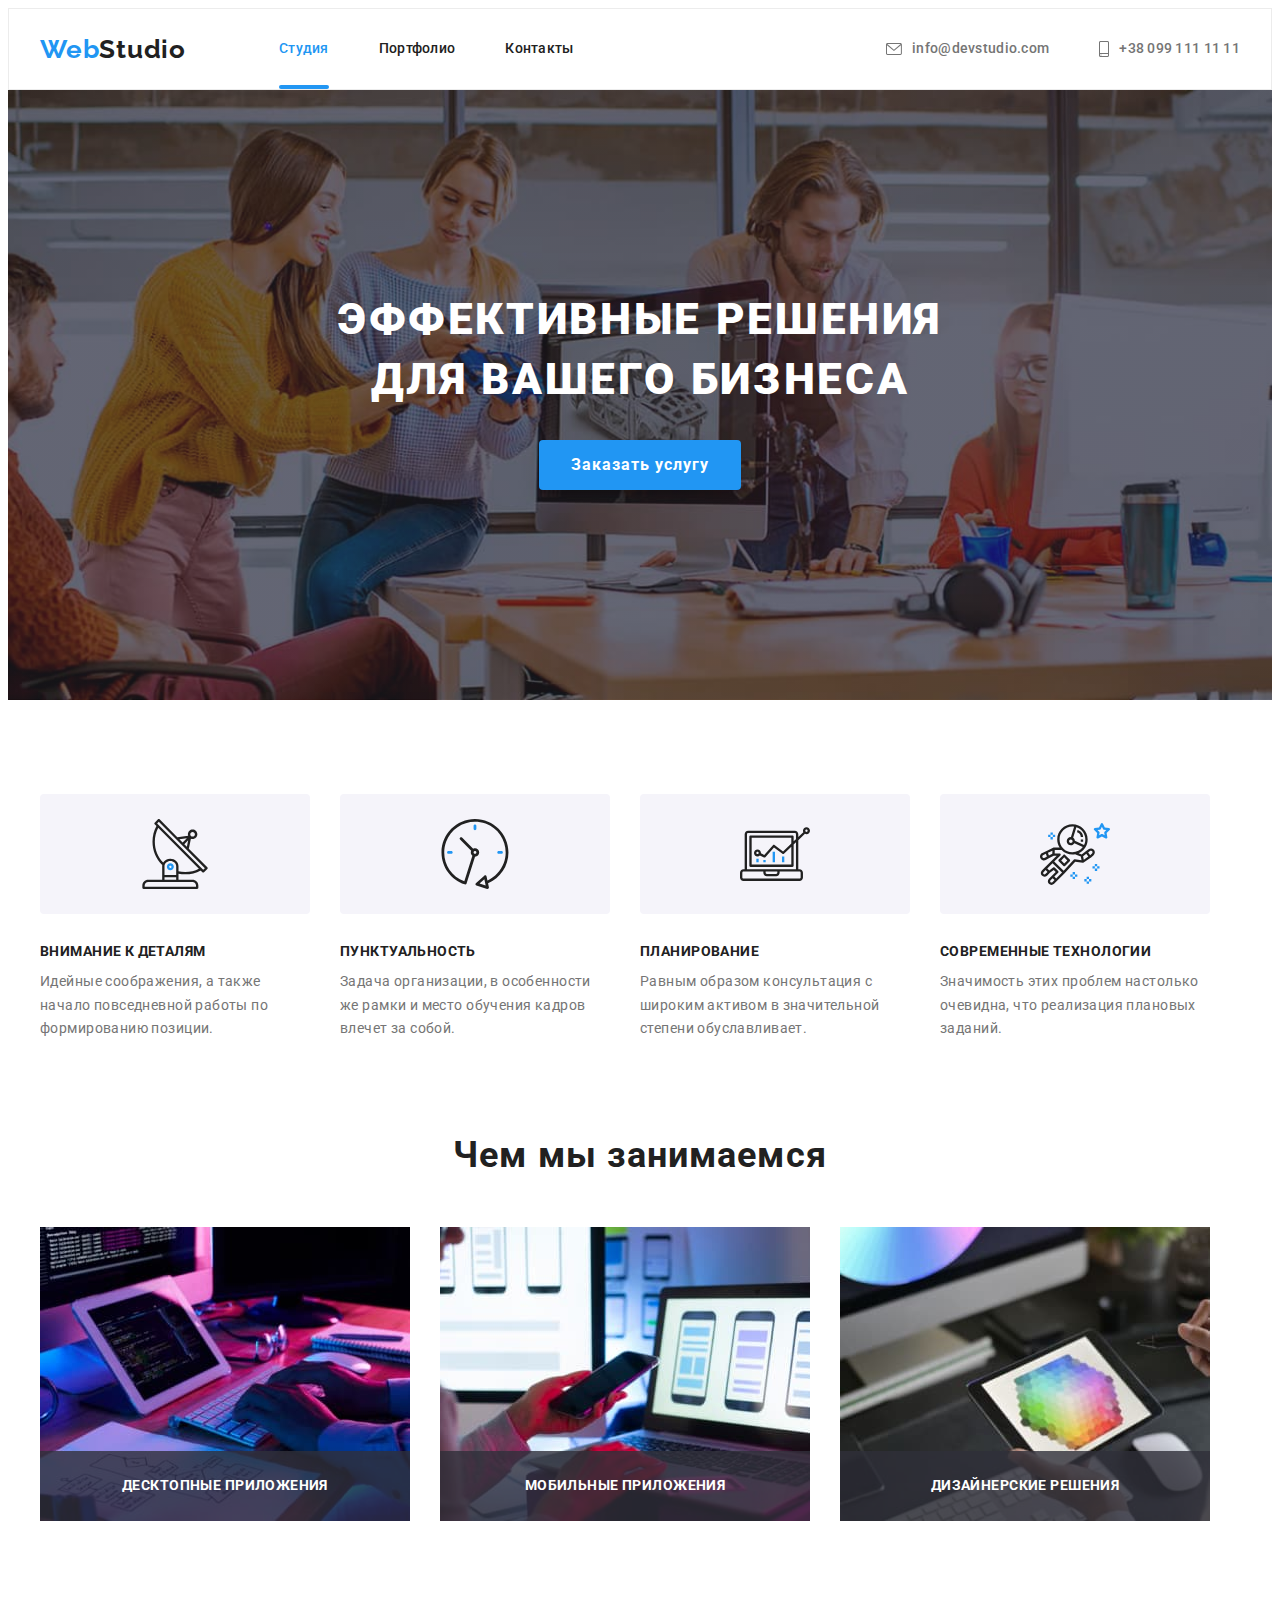
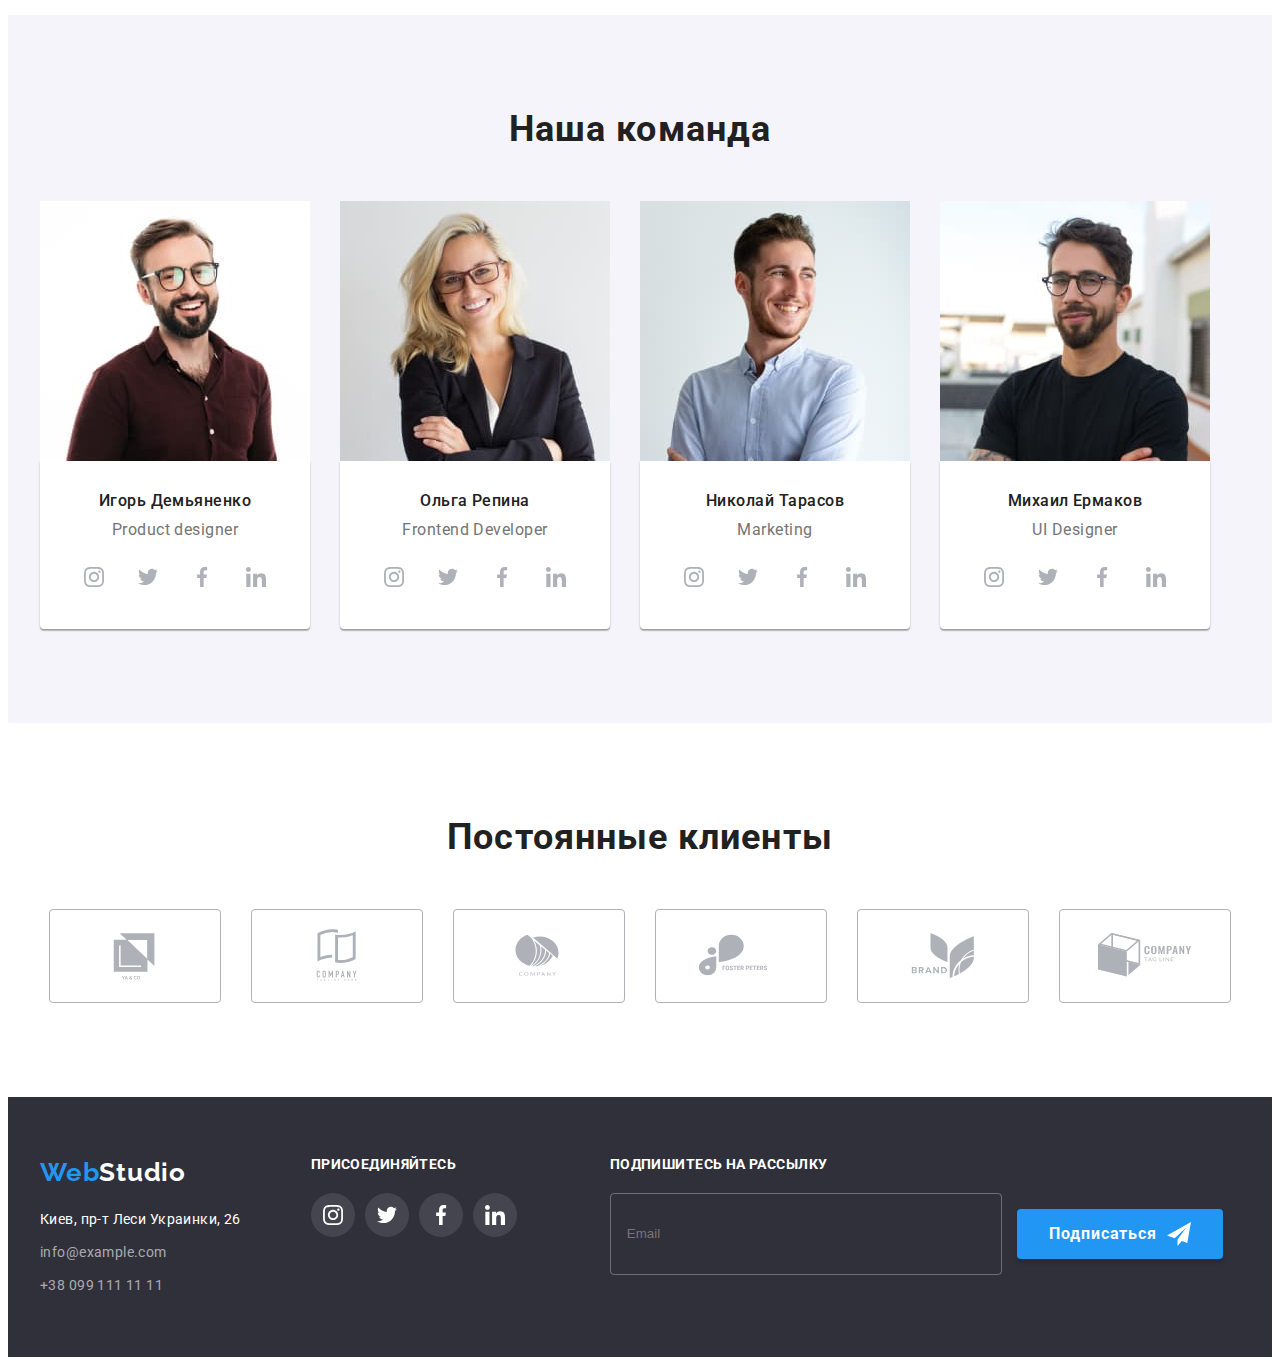
<file: index.html>
<!DOCTYPE html>
<html lang="ru">
  <head>
    <meta charset="UTF-8" />
    <meta http-equiv="X-UA-Compatible" content="IE=edge" />
    <meta name="viewport" content="width=device-width, initial-scale=1.0" />
    <title>WebStudio</title>
    <link rel="preconnect" href="https://fonts.googleapis.com" />
    <link rel="preconnect" href="https://fonts.gstatic.com" crossorigin />
    <link
      href="https://fonts.googleapis.com/css2?family=Raleway:wght@700&family=Roboto:wght@400;500;700;900&display=swap"
      rel="stylesheet"
    />
    <link
      rel="stylesheet"
      href="https://cdnjs.cloudflare.com/ajax/libs/modern-normalize/1.1.0/modern-normalize.min.css"
      integrity="sha512-wpPYUAdjBVSE4KJnH1VR1HeZfpl1ub8YT/NKx4PuQ5NmX2tKuGu6U/JRp5y+Y8XG2tV+wKQpNHVUX03MfMFn9Q=="
      crossorigin="anonymous"
      referrerpolicy="no-referrer"
    />
    <link rel="stylesheet" href="./css/main.min.css" />
  </head>
  <body>
    <!-- Хедер -->
    <header class="header">
      <div class="container header__container">
        <a class="logo header__logo" href="./index.html"
          ><span class="logo__text">Web</span>Studio</a
        >
        <nav class="header__nav">
          <ul class="list header-list">
            <li class="header-list__item">
              <a
                class="header-list__link header-list__link--active"
                href="./index.html"
                >Студия</a
              >
            </li>
            <li class="header-list__item">
              <a class="header-list__link" href="./portfolio.html">Портфолио</a>
            </li>
            <li class="header-list__item">
              <a class="header-list__link" href="">Контакты</a>
            </li>
          </ul>
        </nav>
        <ul class="contacts">
          <li class="contacts__item">
            <a class="contacts__link" href="mailto:info@devstudio.com">
              <svg class="contacts__icon" width="16px" height="12px">
                <use href="./images/icons.svg#icon-mail"></use>
              </svg>
              info@devstudio.com
            </a>
          </li>
          <li class="contacts__item">
            <a class="contacts__link" href="tel:+380991111111">
              <svg class="contacts__icon" width="10px" height="16px">
                <use href="./images/icons.svg#icon-phone"></use>
              </svg>
              +38 099 111 11 11
            </a>
          </li>
        </ul>
      </div>
    </header>
    <main>
      <!-- Hero -->
      <section class="hero">
        <div class="container">
          <h1 class="hero__title">Эффективные решения для вашего бизнеса</h1>
          <button data-modal-open class="btn hero__btn" type="button">
            Заказать услугу
          </button>
        </div>
      </section>
      <!-- Наши преимущества -->
      <section class="benefits">
        <div class="container">
          <h2 class="visually-hidden">Наши преимущества</h2>
          <ul class="benefits-list">
            <li class="benefits-list__item">
              <div class="benefits-icon__wrap">
                <svg class="benefits-icon">
                  <use href="./images/icons.svg#antenna"></use>
                </svg>
              </div>
              <h3 class="benefits-list__title">Внимание к деталям</h3>
              <p class="benefits-list__text">
                Идейные соображения, а также начало повседневной работы по
                формированию позиции.
              </p>
            </li>
            <li class="benefits-list__item">
              <div class="benefits-icon__wrap">
                <svg class="benefits-icon">
                  <use href="./images/icons.svg#clock"></use>
                </svg>
              </div>
              <h3 class="benefits-list__title">Пунктуальность</h3>
              <p class="benefits-list__text">
                Задача организации, в особенности же рамки и место обучения
                кадров влечет за собой.
              </p>
            </li>
            <li class="benefits-list__item">
              <div class="benefits-icon__wrap">
                <svg class="benefits-icon">
                  <use href="./images/icons.svg#diagram"></use>
                </svg>
              </div>
              <h3 class="benefits-list__title">Планирование</h3>
              <p class="benefits-list__text">
                Равным образом консультация с широким активом в значительной
                степени обуславливает.
              </p>
            </li>
            <li class="benefits-list__item">
              <div class="benefits-icon__wrap">
                <svg class="benefits-icon">
                  <use href="./images/icons.svg#astronaut"></use>
                </svg>
              </div>
              <h3 class="benefits-list__title">Современные технологии</h3>
              <p class="benefits-list__text">
                Значимость этих проблем настолько очевидна, что реализация
                плановых заданий.
              </p>
            </li>
          </ul>
        </div>
      </section>
      <!-- Чем мы занимаемся -->
      <section class="cases">
        <div class="container">
          <h2 class="cases__title">Чем мы занимаемся</h2>
          <ul class="cases-list">
            <li class="cases-list__item">
              <img src="./images/code.jpg" alt="Написание кода" width="370" />
              <h3 class="cases-list__title">Десктопные приложения</h3>
            </li>
            <li class="cases-list__item">
              <img
                src="./images/app.jpg"
                alt="Поддержка мобильных приложений"
                width="370"
              />
              <h3 class="cases-list__title">Мобильные приложения</h3>
            </li>
            <li class="cases-list__item">
              <img src="./images/tablet.jpg" alt="Дизайн" width="370" />
              <h3 class="cases-list__title">Дизайнерские решения</h3>
            </li>
          </ul>
        </div>
      </section>
      <!-- Команда -->
      <section class="team">
        <div class="container">
          <h2 class="team__title">Наша команда</h2>
          <ul class="card-set">
            <li class="card-set__item">
              <img
                src="./images/ihor.jpg"
                alt="фото Игорь Демьяненко"
                width="270"
              />
              <div class="card-set__wrap">
                <h3 class="card-set__name">Игорь Демьяненко</h3>
                <p class="card-set__text">Product designer</p>
                <ul class="socials">
                  <li class="socials__item">
                    <a class="socials__link" href="">
                      <svg class="socials__icon">
                        <use href="./images/icons.svg#instagram"></use>
                      </svg>
                    </a>
                  </li>
                  <li class="socials__item">
                    <a class="socials__link" href="">
                      <svg class="socials__icon">
                        <use href="./images/icons.svg#twitter"></use>
                      </svg>
                    </a>
                  </li>
                  <li class="socials__item">
                    <a class="socials__link" href="">
                      <svg class="socials__icon">
                        <use href="./images/icons.svg#facebook"></use>
                      </svg>
                    </a>
                  </li>
                  <li class="socials__item">
                    <a class="socials__link" href="">
                      <svg class="socials__icon">
                        <use href="./images/icons.svg#linkedin"></use>
                      </svg>
                    </a>
                  </li>
                </ul>
              </div>
            </li>

            <li class="card-set__item">
              <img
                src="./images/olha.jpg"
                alt="фото Ольга Репина"
                width="270"
              />
              <div class="card-set__wrap">
                <h3 class="card-set__name">Ольга Репина</h3>
                <p class="card-set__text">Frontend Developer</p>
                <ul class="socials">
                  <li class="socials__item">
                    <a class="socials__link" href="">
                      <svg class="socials__icon">
                        <use href="./images/icons.svg#instagram"></use>
                      </svg>
                    </a>
                  </li>
                  <li class="socials__item">
                    <a class="socials__link" href="">
                      <svg class="socials__icon">
                        <use href="./images/icons.svg#twitter"></use>
                      </svg>
                    </a>
                  </li>
                  <li class="socials__item">
                    <a class="socials__link" href="">
                      <svg class="socials__icon">
                        <use href="./images/icons.svg#facebook"></use>
                      </svg>
                    </a>
                  </li>
                  <li class="socials__item">
                    <a class="socials__link" href="">
                      <svg class="socials__icon">
                        <use href="./images/icons.svg#linkedin"></use>
                      </svg>
                    </a>
                  </li>
                </ul>
              </div>
            </li>
            <li class="card-set__item">
              <img
                src="./images/mykola.jpg"
                alt="фото Николай Тарасов"
                width="270"
              />
              <div class="card-set__wrap">
                <h3 class="card-set__name">Николай Тарасов</h3>
                <p class="card-set__text">Marketing</p>
                <ul class="socials">
                  <li class="socials__item">
                    <a class="socials__link" href="">
                      <svg class="socials__icon">
                        <use href="./images/icons.svg#instagram"></use>
                      </svg>
                    </a>
                  </li>
                  <li class="socials__item">
                    <a class="socials__link" href="">
                      <svg class="socials__icon">
                        <use href="./images/icons.svg#twitter"></use>
                      </svg>
                    </a>
                  </li>
                  <li class="socials__item">
                    <a class="socials__link" href="">
                      <svg class="socials__icon">
                        <use href="./images/icons.svg#facebook"></use>
                      </svg>
                    </a>
                  </li>
                  <li class="socials__item">
                    <a class="socials__link" href="">
                      <svg class="socials__icon">
                        <use href="./images/icons.svg#linkedin"></use>
                      </svg>
                    </a>
                  </li>
                </ul>
              </div>
            </li>
            <li class="card-set__item">
              <img
                src="./images/mykhailo.jpg"
                alt="фото Михаила Ермакова"
                width="270"
              />
              <div class="card-set__wrap">
                <h3 class="card-set__name">Михаил Ермаков</h3>
                <p class="card-set__text">UI Designer</p>
                <ul class="socials">
                  <li class="socials__item">
                    <a class="socials__link" href="">
                      <svg class="socials__icon">
                        <use href="./images/icons.svg#instagram"></use>
                      </svg>
                    </a>
                  </li>
                  <li class="socials__item">
                    <a class="socials__link" href="">
                      <svg class="socials__icon">
                        <use href="./images/icons.svg#twitter"></use>
                      </svg>
                    </a>
                  </li>
                  <li class="socials__item">
                    <a class="socials__link" href="">
                      <svg class="socials__icon">
                        <use href="./images/icons.svg#facebook"></use>
                      </svg>
                    </a>
                  </li>
                  <li class="socials__item">
                    <a class="socials__link" href="">
                      <svg class="socials__icon">
                        <use href="./images/icons.svg#linkedin"></use>
                      </svg>
                    </a>
                  </li>
                </ul>
              </div>
            </li>
          </ul>
        </div>
      </section>
      <section class="clients">
        <div class="container">
          <h2 class="clients__title">Постоянные клиенты</h2>
          <ul class="clients-list">
            <li class="clients-list__item">
              <a class="clients-list__link" href="">
                <svg class="clients-list__icon">
                  <use href="./images/icons.svg#icon-yaco"></use>
                </svg>
              </a>
            </li>
            <li class="clients-list__item">
              <a class="clients-list__link" href="">
                <svg class="clients-list__icon">
                  <use href="./images/icons.svg#icon-tagline"></use>
                </svg>
              </a>
            </li>
            <li class="clients-list__item">
              <a class="clients-list__link" href="">
                <svg class="clients-list__icon">
                  <use href="./images/icons.svg#icon-company"></use>
                </svg>
              </a>
            </li>
            <li class="clients-list__item">
              <a class="clients-list__link" href="">
                <svg class="clients-list__icon">
                  <use href="./images/icons.svg#icon-foster"></use>
                </svg>
              </a>
            </li>
            <li class="clients-list__item">
              <a class="clients-list__link" href="">
                <svg class="clients-list__icon">
                  <use href="./images/icons.svg#icon-brand"></use>
                </svg>
              </a>
            </li>
            <li class="clients-list__item">
              <a class="clients-list__link" href="">
                <svg class="clients-list__icon">
                  <use href="./images/icons.svg#icon-cotagline"></use>
                </svg>
              </a>
            </li>
          </ul>
        </div>
      </section>
    </main>
    <!-- Футер -->
    <footer class="footer">
      <div class="container footer__container">
        <div class="logo-address">
          <a class="logo footer-logo logo--inverse" href="./index.html"
            ><span class="logo__text">Web</span>Studio</a
          >
          <address>
            <ul class="address">
              <li class="address__item">
                <a
                  class="address__link address__link--white"
                  href="https://goo.gl/maps/RKwU9FnVd64jDv186"
                  target="_blank"
                  rel="noopener noreferrer"
                  >Киев, пр-т Леси Украинки, 26</a
                >
              </li>
              <li class="address__item">
                <a class="address__link" href="mailto:info@example.com"
                  >info@example.com</a
                >
              </li>
              <li class="address__item">
                <a class="address__link" href="tel:+380991111111"
                  >+38 099 111 11 11</a
                >
              </li>
            </ul>
          </address>
        </div>
        <div class="subscribe footer-subscribe">
          <h2 class="subscribe__title">Присоединяйтесь</h2>
          <ul class="socials">
            <li class="socials__item">
              <a class="socials__link footer-socials__link" href="">
                <svg class="socials__icon">
                  <use href="./images/icons.svg#instagram"></use>
                </svg>
              </a>
            </li>
            <li class="socials__item">
              <a class="socials__link footer-socials__link" href="">
                <svg class="socials__icon">
                  <use href="./images/icons.svg#twitter"></use>
                </svg>
              </a>
            </li>
            <li class="socials__item">
              <a class="socials__link footer-socials__link" href="">
                <svg class="socials__icon">
                  <use href="./images/icons.svg#facebook"></use>
                </svg>
              </a>
            </li>
            <li class="socials__item">
              <a class="socials__link footer-socials__link" href="">
                <svg class="socials__icon">
                  <use href="./images/icons.svg#linkedin"></use>
                </svg>
              </a>
            </li>
          </ul>
        </div>

        <form class="footer-form">
          <label for="footer-input" class="footer-form__label">
            Подпишитесь на рассылку</label
          >
          <div class="footer-form__wrap">
            <input
              class="footer-form__input"
              type="email"
              name="user-email"
              placeholder="Email"
              id="footer-input"
            />
            <button class="btn footer-form__btn" type="submit">
              Подписаться
              <svg class="footer-form__icon" width="24" height="24">
                <use href="./images/icons.svg#footer-icon-send"></use>
              </svg>
            </button>
          </div>
        </form>
      </div>
    </footer>
    <div data-modal class="backdrop is-hidden">
      <div class="modal">
        <button data-modal-close class="btn-close" type="button">
          <svg class="btn-close__icon" width="11" height="11">
            <use href="images/icons.svg#icon-close"></use>
          </svg>
        </button>
        <div class="modal__container">
          <p class="modal__title">Оставьте свои данные, мы вам перезвоним</p>
          <form>
            <div class="modal__wrap">
              <label class="modal__label" for="user-name">Имя</label>
              <div class="modal-input__wrap">
                <input
                  class="modal-input"
                  type="text"
                  name="name"
                  id="user-name"
                />
                <svg class="modal-input__icon">
                  <use href="./images/icons.svg#modal-icon-person"></use>
                </svg>
              </div>
            </div>
            <div class="modal__wrap">
              <label class="modal__label" for="user-tel">Телефон</label>
              <div class="modal-input__wrap">
                <input
                  class="modal-input"
                  type="tel"
                  name="phone"
                  id="user-tel"
                />
                <svg class="modal-input__icon">
                  <use href="./images/icons.svg#modal-icon-phone"></use>
                </svg>
              </div>
            </div>
            <div class="modal__wrap">
              <label class="modal__label" for="user-mail">Почта</label>
              <div class="modal-input__wrap">
                <input
                  class="modal-input"
                  type="email"
                  name="email"
                  id="user-mail"
                />
                <svg class="modal-input__icon">
                  <use href="./images/icons.svg#modal-icon-email"></use>
                </svg>
              </div>
            </div>
            <div class="modal__wrap">
              <label class="modal__label" for="user-text">Комментарий</label>

              <textarea
                class="modal__comment"
                name="comment"
                id="user-text"
                placeholder="Введите текст"
              ></textarea>
            </div>

            <input
              class="policy__check visually-hidden"
              type="checkbox"
              name="policy"
              id="policy"
            />
            <label class="policy__label" for="policy">
              <svg class="policy__icon" width="16px" height="15px">
                <use href="./images/icons.svg#icon-check"></use>
              </svg>

              Соглашаюсь с рассылкой и принимаю&nbsp;
              <a
                class="policy__link"
                href=""
                target="_blank"
                rel="noopener norefferer"
              >
                Условия договора</a
              >
            </label>
            <button class="btn modal__btn" type="submit">Отправить</button>
          </form>
        </div>
      </div>
    </div>
    <script src="./script/modal.js"></script>
  </body>
</html>
</file>
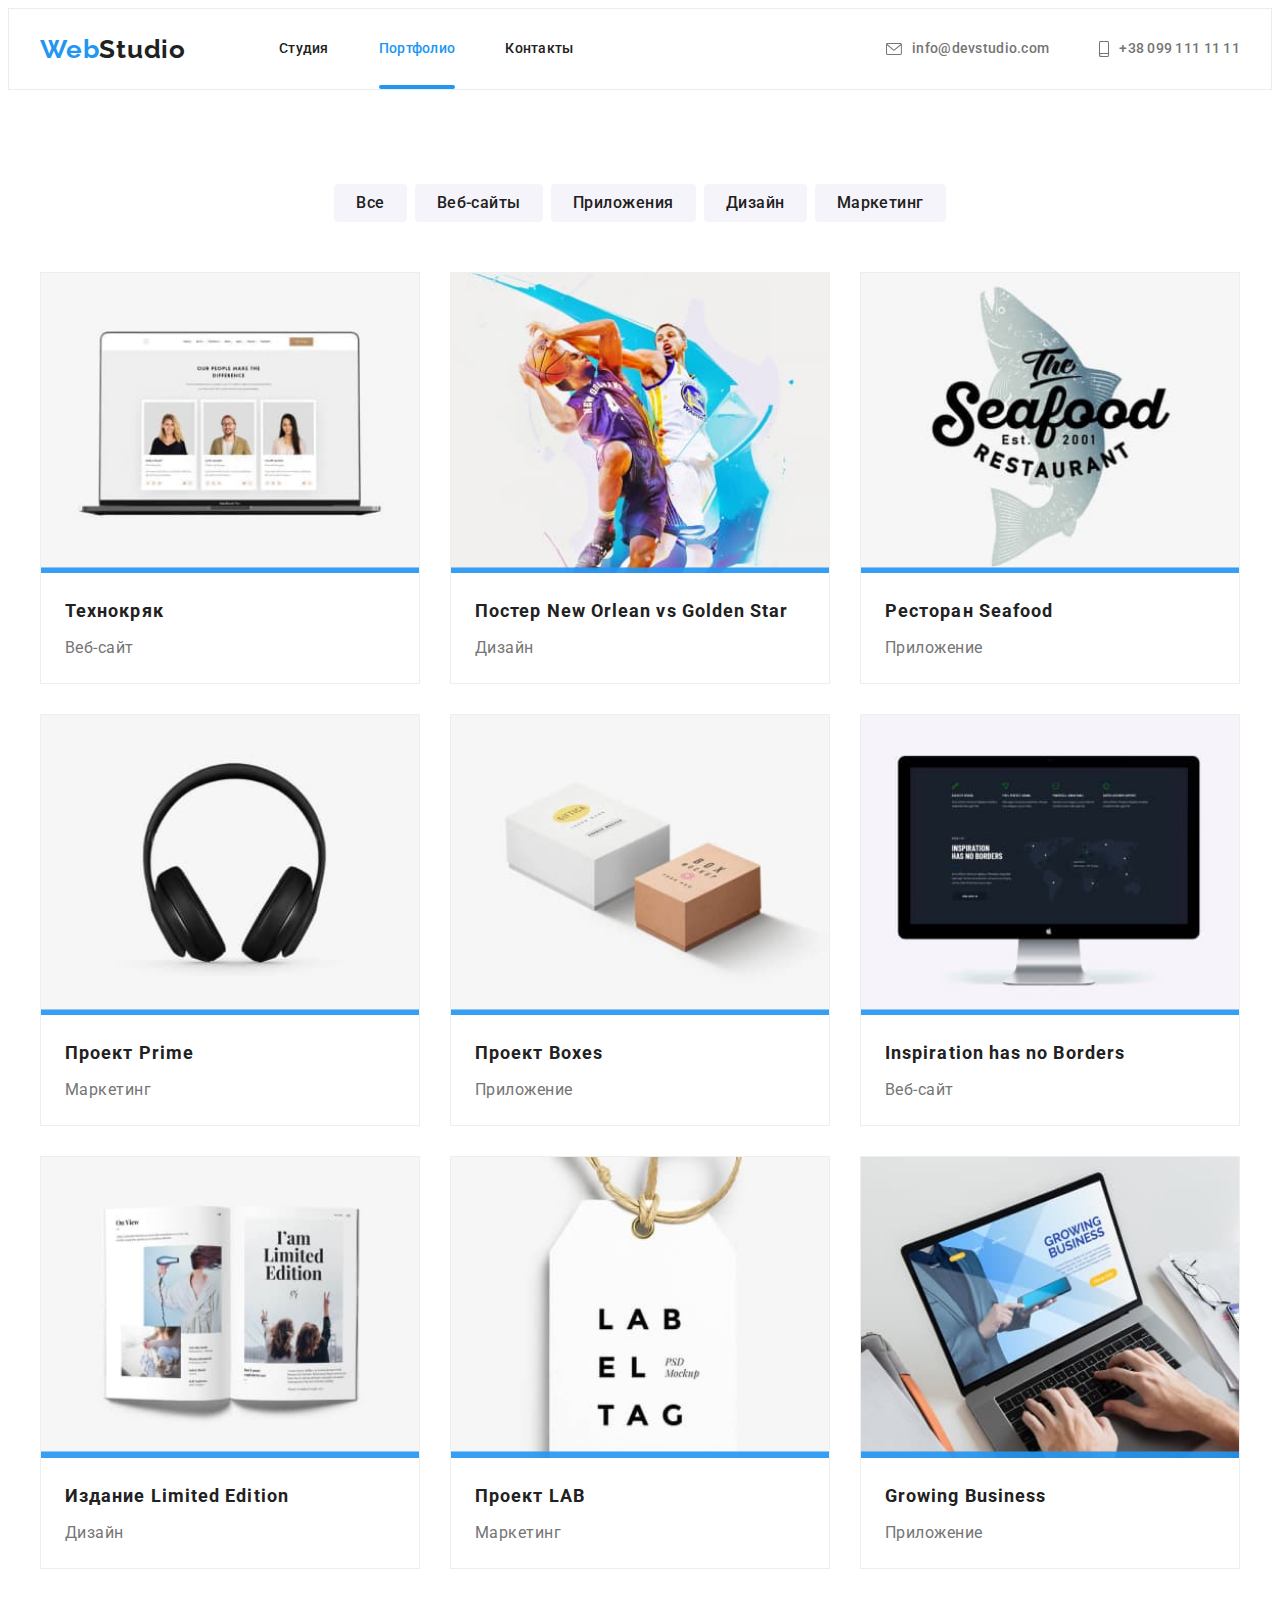
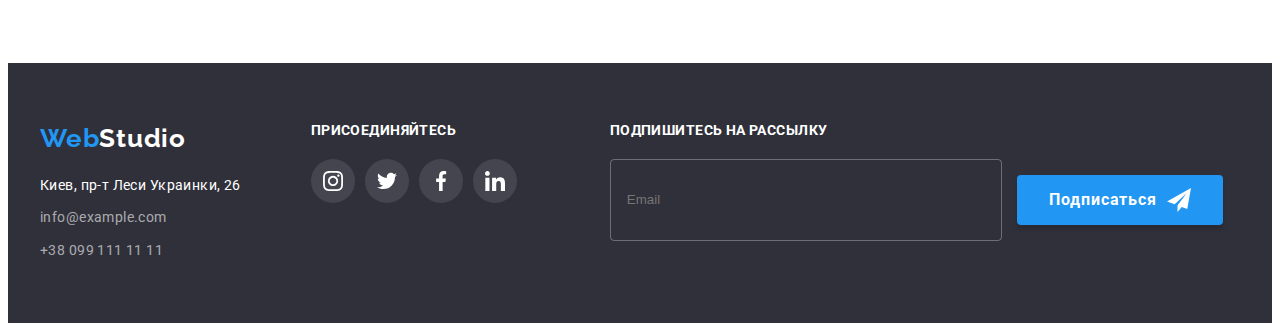
<file: portfolio.html>
<!DOCTYPE html>
<html lang="ru">
  <head>
    <meta charset="UTF-8" />
    <meta http-equiv="X-UA-Compatible" content="IE=edge" />
    <meta name="viewport" content="width=device-width, initial-scale=1.0" />
    <title>Portfolio</title>
    <link rel="preconnect" href="https://fonts.googleapis.com" />
    <link rel="preconnect" href="https://fonts.gstatic.com" crossorigin />
    <link
      href="https://fonts.googleapis.com/css2?family=Raleway:wght@700&family=Roboto:wght@400;500;700;900&display=swap"
      rel="stylesheet"
    />
    <link
      rel="stylesheet"
      href="https://cdnjs.cloudflare.com/ajax/libs/modern-normalize/1.1.0/modern-normalize.min.css"
      integrity="sha512-wpPYUAdjBVSE4KJnH1VR1HeZfpl1ub8YT/NKx4PuQ5NmX2tKuGu6U/JRp5y+Y8XG2tV+wKQpNHVUX03MfMFn9Q=="
      crossorigin="anonymous"
      referrerpolicy="no-referrer"
    />
    <link rel="stylesheet" href="./css/main.min.css" />
  </head>
  <body>
    <!-- Хедер -->
    <header class="header">
      <div class="container header__container">
        <a class="logo header__logo" href="./index.html"
          ><span class="logo__text">Web</span>Studio</a
        >
        <nav class="header__nav">
          <ul class="list header-list">
            <li class="header-list__item">
              <a class="header-list__link" href="./index.html">Студия</a>
            </li>
            <li class="header-list__item">
              <a
                class="header-list__link header-list__link--active"
                href="./portfolio.html"
                >Портфолио</a
              >
            </li>
            <li class="header-list__item">
              <a class="header-list__link" href="">Контакты</a>
            </li>
          </ul>
        </nav>
        <ul class="contacts">
          <li class="contacts__item">
            <a class="contacts__link" href="mailto:info@devstudio.com">
              <svg class="contacts__icon" width="16px" height="12px">
                <use href="./images/icons.svg#icon-mail"></use>
              </svg>
              info@devstudio.com
            </a>
          </li>
          <li class="contacts__item">
            <a class="contacts__link" href="tel:+380991111111">
              <svg class="contacts__icon" width="10px" height="16px">
                <use href="./images/icons.svg#icon-phone"></use>
              </svg>
              +38 099 111 11 11
            </a>
          </li>
        </ul>
      </div>
    </header>
    <section class="portfolio">
      <div class="container">
        <ul class="btn-list portfolio__btns">
          <li class="btn-list__item">
            <button type="button" class="btn-list__button">Все</button>
          </li>
          <li class="btn-list__item">
            <button type="button" class="btn-list__button">Веб-сайты</button>
          </li>
          <li class="btn-list__item">
            <button type="button" class="btn-list__button">Приложения</button>
          </li>
          <li class="btn-list__item">
            <button type="button" class="btn-list__button">Дизайн</button>
          </li>
          <li class="btn-list__item">
            <button type="button" class="btn-list__button">Маркетинг</button>
          </li>
        </ul>
        <h1 class="visually-hidden">Наше портфолио</h1>
        <ul class="portfolio-list">
          <li class="portfolio-list__item">
            <a class="portfolio-list__link" href=""
              ><div class="portfolio-card__overlay">
                <img src="./images/laptop.jpg" alt="Ноутбук" width="370" />
                <p class="portfolio-card__text">
                  Технокряк это современная площадка распространения
                  коронавируса. Компании используют эту платформу для цифрового
                  шпионажа и атак на защищённые сервера конкурентов.
                </p>
              </div>
              <div class="portfolio-card__wrap">
                <h2 class="portfolio-card__title">Технокряк</h2>
                <p class="portfolio-card__content">Веб-сайт</p>
              </div></a
            >
          </li>
          <li class="portfolio-list__item">
            <a class="portfolio-list__link" href=""
              ><div class="portfolio-card__overlay">
                <img
                  src="./images/poster.jpg"
                  alt="Постер баскетбол"
                  width="370"
                />
                <p class="portfolio-card__text">
                  Технокряк это современная площадка распространения
                  коронавируса. Компании используют эту платформу для цифрового
                  шпионажа и атак на защищённые сервера конкурентов.
                </p>
              </div>
              <div class="portfolio-card__wrap">
                <h2 class="portfolio-card__title">
                  Постер New Orlean vs Golden Star
                </h2>
                <p class="portfolio-card__content">Дизайн</p>
              </div></a
            >
          </li>
          <li class="portfolio-list__item">
            <a class="portfolio-list__link" href=""
              ><div class="portfolio-card__overlay">
                <img
                  src="./images/seafoodrest.jpg"
                  alt="Ресторан морской еды"
                  width="370"
                />
                <p class="portfolio-card__text">
                  Технокряк это современная площадка распространения
                  коронавируса. Компании используют эту платформу для цифрового
                  шпионажа и атак на защищённые сервера конкурентов.
                </p>
              </div>
              <div class="portfolio-card__wrap">
                <h2 class="portfolio-card__title">Ресторан Seafood</h2>
                <p class="portfolio-card__content">Приложение</p>
              </div></a
            >
          </li>
          <li class="portfolio-list__item">
            <a class="portfolio-list__link" href=""
              ><div class="portfolio-card__overlay">
                <img src="./images/headphones.jpg" alt="Наушники" width="370" />
                <p class="portfolio-card__text">
                  Технокряк это современная площадка распространения
                  коронавируса. Компании используют эту платформу для цифрового
                  шпионажа и атак на защищённые сервера конкурентов.
                </p>
              </div>
              <div class="portfolio-card__wrap">
                <h2 class="portfolio-card__title">Проект Prime</h2>
                <p class="portfolio-card__content">Маркетинг</p>
              </div></a
            >
          </li>
          <li class="portfolio-list__item">
            <a class="portfolio-list__link" href=""
              ><div class="portfolio-card__overlay">
                <img src="./images/boxes.jpg" alt="Коробки" width="370" />
                <p class="portfolio-card__text">
                  Технокряк это современная площадка распространения
                  коронавируса. Компании используют эту платформу для цифрового
                  шпионажа и атак на защищённые сервера конкурентов.
                </p>
              </div>
              <div class="portfolio-card__wrap">
                <h2 class="portfolio-card__title">Проект Boxes</h2>
                <p class="portfolio-card__content">Приложение</p>
              </div></a
            >
          </li>
          <li class="portfolio-list__item">
            <a class="portfolio-list__link" href=""
              ><div class="portfolio-card__overlay">
                <img src="./images/pc.jpg" alt="Стационарный ПК" width="370" />
                <p class="portfolio-card__text">
                  Технокряк это современная площадка распространения
                  коронавируса. Компании используют эту платформу для цифрового
                  шпионажа и атак на защищённые сервера конкурентов.
                </p>
              </div>
              <div class="portfolio-card__wrap">
                <h2 class="portfolio-card__title">
                  Inspiration has no Borders
                </h2>
                <p class="portfolio-card__content">Веб-сайт</p>
              </div></a
            >
          </li>
          <li class="portfolio-list__item">
            <a class="portfolio-list__link" href=""
              ><div class="portfolio-card__overlay">
                <img src="./images/magazine.jpg" alt="Журнал" width="370" />
                <p class="portfolio-card__text">
                  Технокряк это современная площадка распространения
                  коронавируса. Компании используют эту платформу для цифрового
                  шпионажа и атак на защищённые сервера конкурентов.
                </p>
              </div>
              <div class="portfolio-card__wrap">
                <h2 class="portfolio-card__title">Издание Limited Edition</h2>
                <p class="portfolio-card__content">Дизайн</p>
              </div></a
            >
          </li>
          <li class="portfolio-list__item">
            <a class="portfolio-list__link" href=""
              ><div class="portfolio-card__overlay">
                <img src="./images/labeltag.jpg" alt="Эмблема" width="370" />
                <p class="portfolio-card__text">
                  Технокряк это современная площадка распространения
                  коронавируса. Компании используют эту платформу для цифрового
                  шпионажа и атак на защищённые сервера конкурентов.
                </p>
              </div>
              <div class="portfolio-card__wrap">
                <h2 class="portfolio-card__title">Проект LAB</h2>
                <p class="portfolio-card__content">Маркетинг</p>
              </div></a
            >
          </li>
          <li class="portfolio-list__item">
            <a class="portfolio-list__link" href=""
              ><div class="portfolio-card__overlay">
                <img
                  src="./images/growingbussines.jpg"
                  alt="Ноутбук"
                  width="370"
                />
                <p class="portfolio-card__text">
                  Технокряк это современная площадка распространения
                  коронавируса. Компании используют эту платформу для цифрового
                  шпионажа и атак на защищённые сервера конкурентов.
                </p>
              </div>
              <div class="portfolio-card__wrap">
                <h2 class="portfolio-card__title">Growing Business</h2>
                <p class="portfolio-card__content">Приложение</p>
              </div></a
            >
          </li>
        </ul>
      </div>
    </section>
    <footer class="footer">
      <div class="container footer__container">
        <div class="logo-address">
          <a class="logo footer-logo logo--inverse" href="./index.html"
            ><span class="logo__text">Web</span>Studio</a
          >
          <address>
            <ul class="address">
              <li class="address__item">
                <a
                  class="address__link address__link--white"
                  href="https://goo.gl/maps/RKwU9FnVd64jDv186"
                  target="_blank"
                  rel="noopener noreferrer"
                  >Киев, пр-т Леси Украинки, 26</a
                >
              </li>
              <li class="address__item">
                <a class="address__link" href="mailto:info@example.com"
                  >info@example.com</a
                >
              </li>
              <li class="address__item">
                <a class="address__link" href="tel:+380991111111"
                  >+38 099 111 11 11</a
                >
              </li>
            </ul>
          </address>
        </div>
        <div class="subscribe footer-subscribe">
          <h2 class="subscribe__title">Присоединяйтесь</h2>
          <ul class="socials">
            <li class="socials__item">
              <a class="socials__link footer-socials__link" href="">
                <svg class="socials__icon">
                  <use href="./images/icons.svg#instagram"></use>
                </svg>
              </a>
            </li>
            <li class="socials__item">
              <a class="socials__link footer-socials__link" href="">
                <svg class="socials__icon">
                  <use href="./images/icons.svg#twitter"></use>
                </svg>
              </a>
            </li>
            <li class="socials__item">
              <a class="socials__link footer-socials__link" href="">
                <svg class="socials__icon">
                  <use href="./images/icons.svg#facebook"></use>
                </svg>
              </a>
            </li>
            <li class="socials__item">
              <a class="socials__link footer-socials__link" href="">
                <svg class="socials__icon">
                  <use href="./images/icons.svg#linkedin"></use>
                </svg>
              </a>
            </li>
          </ul>
        </div>

        <form class="footer-form">
          <label for="footer-input" class="footer-form__label">
            Подпишитесь на рассылку</label
          >
          <div class="footer-form__wrap">
            <input
              class="footer-form__input"
              type="email"
              name="user-email"
              placeholder="Email"
              id="footer-input"
            />
            <button class="btn footer-form__btn" type="submit">
              Подписаться
              <svg class="footer-form__icon" width="24" height="24">
                <use href="./images/icons.svg#footer-icon-send"></use>
              </svg>
            </button>
          </div>
        </form>
      </div>
    </footer>
  </body>
</html>
</file>
<file: css/main.min.css>
:root{--main-color: #212121;--secondary-color: #757575;--accent-color: #2196f3;--add-color: #ffffff;--main-bgc-color: #ffffff;--sec-bgc-color: #2f303a;--add-bgc-color: #f5f4fa;--animation-function: cubic-bezier(0.4, 0, 0.2, 1);--animation-duration: 250ms}.visually-hidden{position:absolute;width:1px;height:1px;margin:-1px;padding:0;overflow:hidden;border:0;clip:rect(0 0 0 0)}body{font-family:'Roboto', sans-serif;color:var(--main-color)}a{text-decoration:none}ul{list-style-type:none;margin:0;padding:0}p,h1,h2,h3,h4,h5,h6{margin:0}img{display:block;width:100%;height:auto}.container{width:1200px;padding-left:15px;padding-right:15px;margin-right:auto;margin-left:auto}.btn{font-family:inherit;font-weight:700;font-size:16px;line-height:1.87;-webkit-box-align:center;-ms-flex-align:center;align-items:center;letter-spacing:0.06em;color:var(--add-color);background-color:var(--accent-color);cursor:pointer;-webkit-box-shadow:0px 4px 4px rgba(0,0,0,0.15);box-shadow:0px 4px 4px rgba(0,0,0,0.15);border-radius:4px;min-width:200px;height:50px;padding:10px 32px;border:transparent}.logo{font-family:'Raleway', sans-serif;font-weight:700;font-size:26px;line-height:1.19;letter-spacing:0.03em;color:var(--main-color)}.logo__text{color:var(--accent-color)}.logo--inverse{color:var(--add-color)}.backdrop{position:fixed;top:0;left:0;width:100vw;height:100vh;background-color:rgba(0,0,0,0.2);opacity:1;-webkit-transition:opacity var(--animation-duration) var(--animation-function);transition:opacity var(--animation-duration) var(--animation-function)}.is-hidden{opacity:0;visibility:hidden;pointer-events:none}.backdrop.is-hidden .modal{-webkit-transform:translate(-50%, -50%) scale(1, 2);transform:translate(-50%, -50%) scale(1, 2);opacity:0.5}.modal{position:absolute;top:50%;left:50%;-webkit-transform:translate(-50%, -50%) scale(1);transform:translate(-50%, -50%) scale(1);opacity:1;min-width:528px;height:581px;background-color:var(--main-bgc-color);-webkit-box-shadow:0px 1px 3px rgba(0,0,0,0.12),0px 1px 1px rgba(0,0,0,0.14),0px 2px 1px rgba(0,0,0,0.2);box-shadow:0px 1px 3px rgba(0,0,0,0.12),0px 1px 1px rgba(0,0,0,0.14),0px 2px 1px rgba(0,0,0,0.2);border-radius:4px;-webkit-transition:scale var(--animation-duration) var(--animation-function),opacity var(--animation-duration) var(--animation-function),visibility var(--animation-duration) var(--animation-function),-webkit-transform var(--animation-duration) var(--animation-function);transition:scale var(--animation-duration) var(--animation-function),opacity var(--animation-duration) var(--animation-function),visibility var(--animation-duration) var(--animation-function),-webkit-transform var(--animation-duration) var(--animation-function);transition:transform var(--animation-duration) var(--animation-function),scale var(--animation-duration) var(--animation-function),opacity var(--animation-duration) var(--animation-function),visibility var(--animation-duration) var(--animation-function);transition:transform var(--animation-duration) var(--animation-function),scale var(--animation-duration) var(--animation-function),opacity var(--animation-duration) var(--animation-function),visibility var(--animation-duration) var(--animation-function),-webkit-transform var(--animation-duration) var(--animation-function)}.btn-close{position:absolute;cursor:pointer;top:8px;right:8px;width:30px;height:30px;border-radius:50%;border:1px solid rgba(0,0,0,0.1);background-color:var(--main-bgc-color);-webkit-transition:background-color var(--animation-duration) var(--animation-function),color var(--animation-duration) var(--animation-function);transition:background-color var(--animation-duration) var(--animation-function),color var(--animation-duration) var(--animation-function)}.btn-close__icon{fill:currentColor}.btn-close__icon:hover,.btn-close__icon:focus{background-color:var(--accent-color);color:var(--add-color)}.modal__container{padding:40px}.modal__title{font-weight:700;font-size:20px;line-height:1.15;text-align:center;letter-spacing:0.03em;color:var(--main-color);margin-bottom:12px}.modal__wrap{margin-bottom:10px}.modal__wrap:nth-child(4){margin-bottom:20px}.modal__label{display:block;font-size:12px;line-height:1.16;letter-spacing:0.01em;color:var(--secondary-color);margin-bottom:4px}.modal-input{border:1px solid rgba(33,33,33,0.2);border-radius:4px;height:40px;padding-left:42px;cursor:pointer;width:448px;-webkit-transition:outline var(--animation-duration) var(--animation-function);transition:outline var(--animation-duration) var(--animation-function)}.modal-input:focus{outline:1px solid var(--accent-color)}.modal-input:focus+.modal-icon{fill:var(--accent-color)}.modal__comment{width:100%;height:120px;resize:none;border:1px solid rgba(33,33,33,0.2);border-radius:4px;padding:12px 16px;-webkit-transition:outline var(--animation-duration) var(--animation-function);transition:outline var(--animation-duration) var(--animation-function)}.modal__comment::-webkit-input-placeholder{font-size:14px;line-height:1.14;letter-spacing:0.01em;color:rgba(117,117,117,0.5)}.modal__comment:-ms-input-placeholder{font-size:14px;line-height:1.14;letter-spacing:0.01em;color:rgba(117,117,117,0.5)}.modal__comment::-ms-input-placeholder{font-size:14px;line-height:1.14;letter-spacing:0.01em;color:rgba(117,117,117,0.5)}.modal__comment::placeholder{font-size:14px;line-height:1.14;letter-spacing:0.01em;color:rgba(117,117,117,0.5)}.modal__comment:focus{outline:1px solid var(--accent-color)}.modal-input__wrap{position:relative}.modal-input__icon{width:18px;height:18px;position:absolute;top:50%;left:12px;-webkit-transform:translateY(-50%);transform:translateY(-50%);-webkit-transition:fill var(--animation-duration) var(--animation-function);transition:fill var(--animation-duration) var(--animation-function)}.policy__label{font-size:14px;line-height:1.71;letter-spacing:0.03em;color:var(--secondary-color);display:-webkit-box;display:-ms-flexbox;display:flex;-webkit-box-align:center;-ms-flex-align:center;align-items:center;-webkit-box-pack:center;-ms-flex-pack:center;justify-content:center}.policy__link{color:var(--accent-color);text-decoration:underline}.policy__icon{fill:transparent;-webkit-transition:fill var(--animation-duration) var(--animation-function);transition:fill var(--animation-duration) var(--animation-function);border:1px solid var(--main-color);border-radius:2px;margin-right:7px;display:-webkit-box;display:-ms-flexbox;display:flex;-webkit-box-align:center;-ms-flex-align:center;align-items:center}.policy__check:checked+.policy__label .policy__icon{background-color:var(--accent-color);border:transparent;fill:var(--add-color)}.modal__btn{display:block;margin:0 auto;margin-top:30px}.header__container{display:-webkit-box;display:-ms-flexbox;display:flex;-webkit-box-align:center;-ms-flex-align:center;align-items:center}.header{font-weight:500;background-color:var(--main-bgc-color);border:1px solid #ECECEC}.header__logo{margin-right:93px}.header-list{display:-webkit-box;display:-ms-flexbox;display:flex}.header-list__item{position:relative}.header-list__item:not(:last-child){margin-right:50px}.header-list__link{display:block;font-weight:500;font-size:14px;line-height:1.14;letter-spacing:0.02em;color:var(--main-color);padding:32px 0;-webkit-transition:color var(--animation-duration) var(--animation-function);transition:color var(--animation-duration) var(--animation-function)}.header-list__link:focus,.header-list__link:hover{color:var(--accent-color)}.header-list__link--active{color:var(--accent-color)}.header-list__link--active::after{content:"";display:block;position:absolute;bottom:0;left:0;width:100%;height:4px;background-color:var(--accent-color);border-radius:2px}.contacts{display:-webkit-box;display:-ms-flexbox;display:flex;margin-left:auto}.contacts__icon{fill:currentColor;margin-right:10px}.contacts__item:hover{color:var(--accent-color)}.contacts__item:first-child{margin-right:50px}.contacts__link{display:-webkit-box;display:-ms-flexbox;display:flex;-webkit-box-align:center;-ms-flex-align:center;align-items:center;color:var(--secondary-color);font-weight:500;font-size:14px;line-height:1.14;letter-spacing:0.02em;-webkit-transition:color var(--animation-duration) var(--animation-function);transition:color var(--animation-duration) var(--animation-function)}.contacts__link:focus,.contacts__link:hover{color:var(--accent-color)}.hero{background-color:var(--sec-bgc-color);background-image:-webkit-gradient(linear, left top, left bottom, from(rgba(47,48,58,0.4)), to(rgba(47,48,58,0.4))),url(../images/hero-bg.jpg);background-image:linear-gradient(rgba(47,48,58,0.4), rgba(47,48,58,0.4)),url(../images/hero-bg.jpg);background-position:center;background-repeat:no-repeat;background-size:cover;text-align:center;padding-top:200px;padding-bottom:210px;max-width:1600px;margin-left:auto;margin-right:auto}.hero__title{font-weight:900;font-size:44px;line-height:1.36;letter-spacing:0.06em;text-transform:uppercase;color:var(--add-color);max-width:696px;margin-left:auto;margin-right:auto;margin-bottom:30px}.benefits{background-color:var(--main-bgc-color);padding-top:94px;padding-bottom:94px}.benefits-list{display:-webkit-box;display:-ms-flexbox;display:flex}.benefits-list__title{font-size:14px;line-height:1.14;letter-spacing:0.03em;text-transform:uppercase;color:var(--main-color);margin-bottom:10px}.benefits-list__text{font-size:14px;line-height:1.71;letter-spacing:0.03em;color:var(--secondary-color);width:270px}.benefits-list__item:not(:last-child){margin-right:30px}.benefits-icon{height:70px;width:70px}.benefits-icon__wrap{display:-webkit-box;display:-ms-flexbox;display:flex;-webkit-box-pack:center;-ms-flex-pack:center;justify-content:center;-webkit-box-align:center;-ms-flex-align:center;align-items:center;width:270px;height:120px;background-color:var(--add-bgc-color);border-radius:4px;margin-bottom:30px}.cases{background-color:var(--main-bgc-color);padding-bottom:94px}.cases__title{font-size:36px;line-height:1.16;text-align:center;letter-spacing:0.03em;color:var(--main-color);margin-bottom:50px}.cases-list{display:-webkit-box;display:-ms-flexbox;display:flex}.cases-list__title{text-transform:uppercase;font-size:14px;line-height:1.14;letter-spacing:0.03em;width:370px;height:70px;color:var(--add-color);background-color:rgba(47,48,58,0.8);position:absolute;bottom:0;left:0;display:-webkit-box;display:-ms-flexbox;display:flex;-webkit-box-pack:center;-ms-flex-pack:center;justify-content:center;-webkit-box-align:center;-ms-flex-align:center;align-items:center}.cases-list__item{position:relative}.cases-list__item:not(:last-child){margin-right:30px}.team{background-color:var(--add-bgc-color);padding-top:94px;padding-bottom:94px}.team__title{font-size:36px;line-height:1.16;text-align:center;letter-spacing:0.03em;color:var(--main-color);margin-bottom:50px}.card-set{display:-webkit-box;display:-ms-flexbox;display:flex}.card-set__wrap{padding-top:30px;padding-bottom:30px;background-color:var(--main-bgc-color);-webkit-box-shadow:0px 1px 3px rgba(0,0,0,0.12),0px 1px 1px rgba(0,0,0,0.14),0px 2px 1px rgba(0,0,0,0.2);box-shadow:0px 1px 3px rgba(0,0,0,0.12),0px 1px 1px rgba(0,0,0,0.14),0px 2px 1px rgba(0,0,0,0.2);border-radius:0px 0px 4px 4px}.card-set__name{font-weight:500;font-size:16px;line-height:1.19;text-align:center;letter-spacing:0.03em;color:var(--main-color);margin-bottom:10px}.card-set__text{font-size:16px;line-height:1.19;text-align:center;letter-spacing:0.03em;color:var(--secondary-color);margin-bottom:16px}.card-set__item:not(:last-child){margin-right:30px}.socials{display:-webkit-box;display:-ms-flexbox;display:flex;-webkit-box-pack:center;-ms-flex-pack:center;justify-content:center}.socials__item+.socials__item{margin-left:10px}.socials__link{display:-webkit-box;display:-ms-flexbox;display:flex;-webkit-box-pack:center;-ms-flex-pack:center;justify-content:center;-webkit-box-align:center;-ms-flex-align:center;align-items:center;width:44px;height:44px;border-radius:50%;color:#AFB1B8;-webkit-transition:color var(--animation-duration) var(--animation-function),background-color var(--animation-duration) var(--animation-function);transition:color var(--animation-duration) var(--animation-function),background-color var(--animation-duration) var(--animation-function)}.socials__link:focus,.socials__link:hover{color:var(--add-color);background-color:var(--accent-color)}.socials__icon{height:20px;width:20px;fill:currentColor}.clients{background-color:var(--main-bgc-color);padding-bottom:94px;padding-top:94px}.clients__title{font-size:36px;line-height:1.16;text-align:center;letter-spacing:0.03em;margin-bottom:50px}.clients-list{display:-webkit-box;display:-ms-flexbox;display:flex;-webkit-box-pack:center;-ms-flex-pack:center;justify-content:center}.clients-list__item:not(:last-child){margin-right:30px}.clients-list__icon{width:106px;height:60px;fill:currentColor}.clients-list__link{width:170px;height:92px;border:1px solid #AFB1B8;border-radius:4px;display:-webkit-box;display:-ms-flexbox;display:flex;-webkit-box-pack:center;-ms-flex-pack:center;justify-content:center;-webkit-box-align:center;-ms-flex-align:center;align-items:center;color:#AFB1B8;-webkit-transition:color var(--animation-duration) var(--animation-function),border-color var(--animation-duration) var(--animation-function);transition:color var(--animation-duration) var(--animation-function),border-color var(--animation-duration) var(--animation-function)}.clients-list__link:hover,.clients-list__link:focus{color:var(--accent-color);border-color:var(--accent-color)}.footer{background-color:var(--sec-bgc-color);padding-top:60px;padding-bottom:60px}.footer-logo{display:inline-block;margin-bottom:20px}.footer__container{display:-webkit-box;display:-ms-flexbox;display:flex}.address__item{font-style:normal;font-size:14px;line-height:1.71;letter-spacing:0.03em}.address__item:not(:last-child){margin-bottom:9px}.address__link{color:rgba(255,255,255,0.6);-webkit-transition:color var(--animation-duration) var(--animation-function);transition:color var(--animation-duration) var(--animation-function)}.address__link:focus,.address__link:hover{color:var(--accent-color)}.address__link--white{color:var(--add-color);-webkit-transition:color var(--animation-duration) var(--animation-function);transition:color var(--animation-duration) var(--animation-function)}.footer-subscribe{margin-left:70px}.subscribe__title{color:var(--add-color);font-size:14px;line-height:1.14;letter-spacing:0.03em;text-transform:uppercase;margin-bottom:20px}.subscribe-list{display:-webkit-box;display:-ms-flexbox;display:flex;-webkit-box-pack:center;-ms-flex-pack:center;justify-content:center}.footer-socials__link{color:var(--add-color);background-color:rgba(255,255,255,0.1);-webkit-transition:background-color var(--animation-duration) var(--animation-function);transition:background-color var(--animation-duration) var(--animation-function)}.footer-form{margin-left:93px}.footer-form__label{display:block;color:var(--add-color);font-weight:700;font-size:14px;line-height:1.14;letter-spacing:0.03em;text-transform:uppercase;margin-bottom:20px}.footer-form__input{color:var(--add-color);width:358px;height:50px;border:1px solid rgba(255,255,255,0.3);border-radius:4px;background-color:transparent;margin-right:15px;padding:15px 16px;-webkit-transition:outline var(--animation-duration) var(--animation-function);transition:outline var(--animation-duration) var(--animation-function)}.footer-form__input:focus{outline:1px solid var(--accent-color)}.footer-form__icon{height:24px;width:24px;margin-left:10px}.footer-form__wrap{display:-webkit-box;display:-ms-flexbox;display:flex;-webkit-box-align:center;-ms-flex-align:center;align-items:center}.footer-form__btn{display:-webkit-box;display:-ms-flexbox;display:flex;-webkit-box-align:center;-ms-flex-align:center;align-items:center}.portfolio{padding-top:94px;padding-bottom:94px;margin-right:auto;margin-left:auto}.portfolio__btns{margin-bottom:50px}.btn-list{display:-webkit-box;display:-ms-flexbox;display:flex;-webkit-box-pack:center;-ms-flex-pack:center;justify-content:center}.btn-list__item:not(:last-child){margin-right:8px}.btn-list__button{display:inline-block;font-family:inherit;font-weight:500;font-size:16px;line-height:1.62;text-align:center;letter-spacing:0.03em;color:var(--main-color);background-color:var(--add-bgc-color);cursor:pointer;padding:6px 22px;border-radius:4px;border:transparent;-webkit-transition:color var(--animation-duration) var(--animation-function),background-color var(--animation-duration) var(--animation-function),-webkit-box-shadow var(--animation-duration) var(--animation-function);transition:color var(--animation-duration) var(--animation-function),background-color var(--animation-duration) var(--animation-function),-webkit-box-shadow var(--animation-duration) var(--animation-function);transition:color var(--animation-duration) var(--animation-function),background-color var(--animation-duration) var(--animation-function),box-shadow var(--animation-duration) var(--animation-function);transition:color var(--animation-duration) var(--animation-function),background-color var(--animation-duration) var(--animation-function),box-shadow var(--animation-duration) var(--animation-function),-webkit-box-shadow var(--animation-duration) var(--animation-function)}.btn-list__button:focus,.btn-list__button:hover{color:var(--add-color);background-color:var(--accent-color);-webkit-box-shadow:0px 3px 1px rgba(0,0,0,0.1),0px 1px 2px rgba(0,0,0,0.08),0px 2px 2px rgba(0,0,0,0.12);box-shadow:0px 3px 1px rgba(0,0,0,0.1),0px 1px 2px rgba(0,0,0,0.08),0px 2px 2px rgba(0,0,0,0.12)}.portfolio-list{display:-webkit-box;display:-ms-flexbox;display:flex;-ms-flex-wrap:wrap;flex-wrap:wrap;margin-right:-30px;margin-bottom:-30px}.portfolio-list__link{display:block;-webkit-transition:-webkit-box-shadow var(--animation-duration) var(--animation-function);transition:-webkit-box-shadow var(--animation-duration) var(--animation-function);transition:box-shadow var(--animation-duration) var(--animation-function);transition:box-shadow var(--animation-duration) var(--animation-function), -webkit-box-shadow var(--animation-duration) var(--animation-function);border:1px solid #EEEEEE}.portfolio-list__link:focus,.portfolio-list__link :hover{-webkit-box-shadow:0px 1px 1px rgba(0,0,0,0.12),0px 4px 4px rgba(0,0,0,0.06),1px 4px 6px rgba(0,0,0,0.16);box-shadow:0px 1px 1px rgba(0,0,0,0.12),0px 4px 4px rgba(0,0,0,0.06),1px 4px 6px rgba(0,0,0,0.16)}.portfolio-list__item{-ms-flex-preferred-size:calc(100% / 3 - 30px);flex-basis:calc(100% / 3 - 30px);margin-right:30px;margin-bottom:30px;background-color:var(--main-bgc-color)}.portfolio-card__title{font-size:18px;line-height:2;letter-spacing:0.06em;color:var(--main-color);margin-top:20px}.portfolio-card__overlay{position:relative;overflow:hidden}.portfolio-card__text{position:absolute;top:0;left:0;-webkit-transform:translateY(100%);transform:translateY(100%);font-size:18px;line-height:1.56;letter-spacing:0.03em;color:var(--add-color);background-color:rgba(33,150,243,0.9);padding:63px 24px;-webkit-transition:-webkit-transform var(--animation-duration) var(--animation-function);transition:-webkit-transform var(--animation-duration) var(--animation-function);transition:transform var(--animation-duration) var(--animation-function);transition:transform var(--animation-duration) var(--animation-function), -webkit-transform var(--animation-duration) var(--animation-function)}.portfolio-list__link:hover .portfolio-card__text,.portfolio-list__link:focus .portfolio-card__text{-webkit-transform:translateY(0);transform:translateY(0)}.portfolio-card__content{font-size:16px;line-height:1.87;letter-spacing:0.03em;color:var(--secondary-color);margin-top:4px}.portfolio-card__wrap{padding-left:24px;padding-bottom:20px}
/*# sourceMappingURL=main.min.css.map */
</file>
